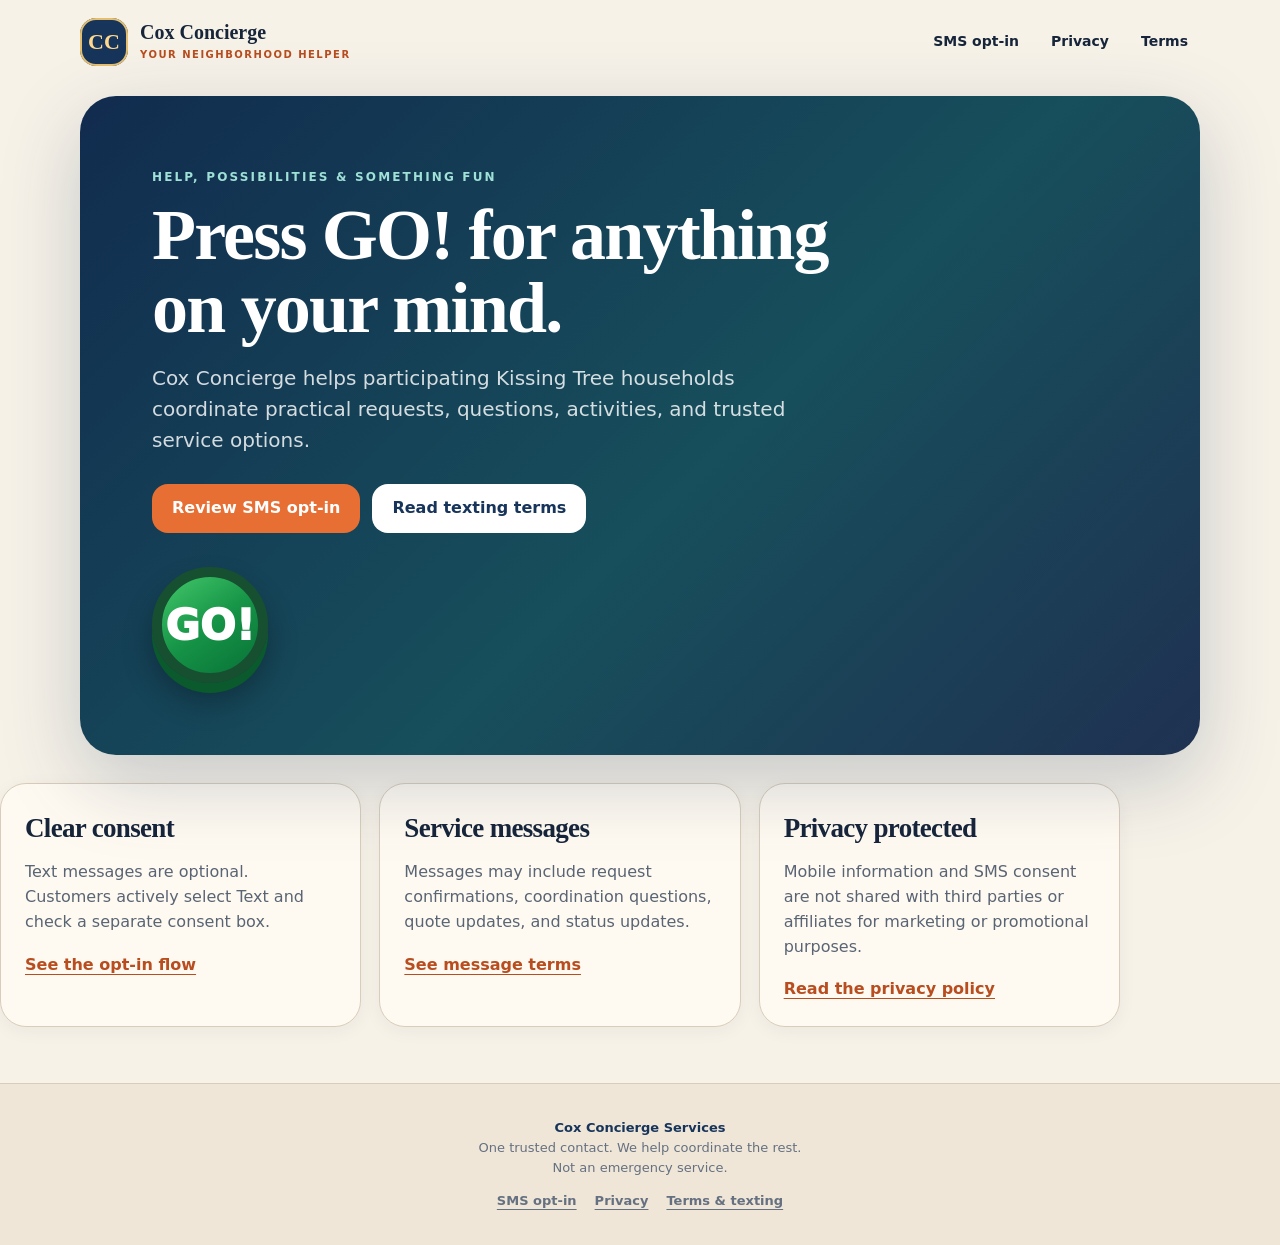
<file: index.html>
<!doctype html>
<html lang="en">
<head>
  <meta charset="utf-8">
  <meta name="viewport" content="width=device-width, initial-scale=1">
  <meta name="description" content="Cox Concierge Services public information and SMS consent pages.">
  <title>Cox Concierge Services</title>
  <link rel="stylesheet" href="/assets/styles.css">
</head>
<body>
  <header class="site-header">
    <div class="wrap header-row">
      <a class="brand" href="/"><span class="brand-mark">CC</span><span><span class="brand-name">Cox Concierge</span><span class="brand-tag">Your neighborhood helper</span></span></a>
      <nav class="nav" aria-label="Primary navigation"><a href="/onboarding/">SMS opt-in</a><a href="/privacy/">Privacy</a><a href="/terms/">Terms</a></nav>
    </div>
  </header>

  <main>
    <section class="wrap hero">
      <p class="eyebrow">Help, possibilities &amp; something fun</p>
      <h1>Press GO! for anything on your mind.</h1>
      <p class="hero-copy">Cox Concierge helps participating Kissing Tree households coordinate practical requests, questions, activities, and trusted service options.</p>
      <div class="actions"><a class="button" href="/onboarding/">Review SMS opt-in</a><a class="button secondary" href="/terms/">Read texting terms</a></div>
      <div class="go-badge" aria-hidden="true">GO!</div>
    </section>

    <section class="wrap grid" aria-label="Program information">
      <article class="card"><h2>Clear consent</h2><p>Text messages are optional. Customers actively select Text and check a separate consent box.</p><a href="/onboarding/">See the opt-in flow</a></article>
      <article class="card"><h2>Service messages</h2><p>Messages may include request confirmations, coordination questions, quote updates, and status updates.</p><a href="/terms/">See message terms</a></article>
      <article class="card"><h2>Privacy protected</h2><p>Mobile information and SMS consent are not shared with third parties or affiliates for marketing or promotional purposes.</p><a href="/privacy/">Read the privacy policy</a></article>
    </section>
  </main>

  <footer class="site-footer"><strong>Cox Concierge Services</strong><br>One trusted contact. We help coordinate the rest.<br>Not an emergency service.<nav class="footer-links"><a href="/onboarding/">SMS opt-in</a><a href="/privacy/">Privacy</a><a href="/terms/">Terms &amp; texting</a></nav></footer>
</body>
</html>
</file>
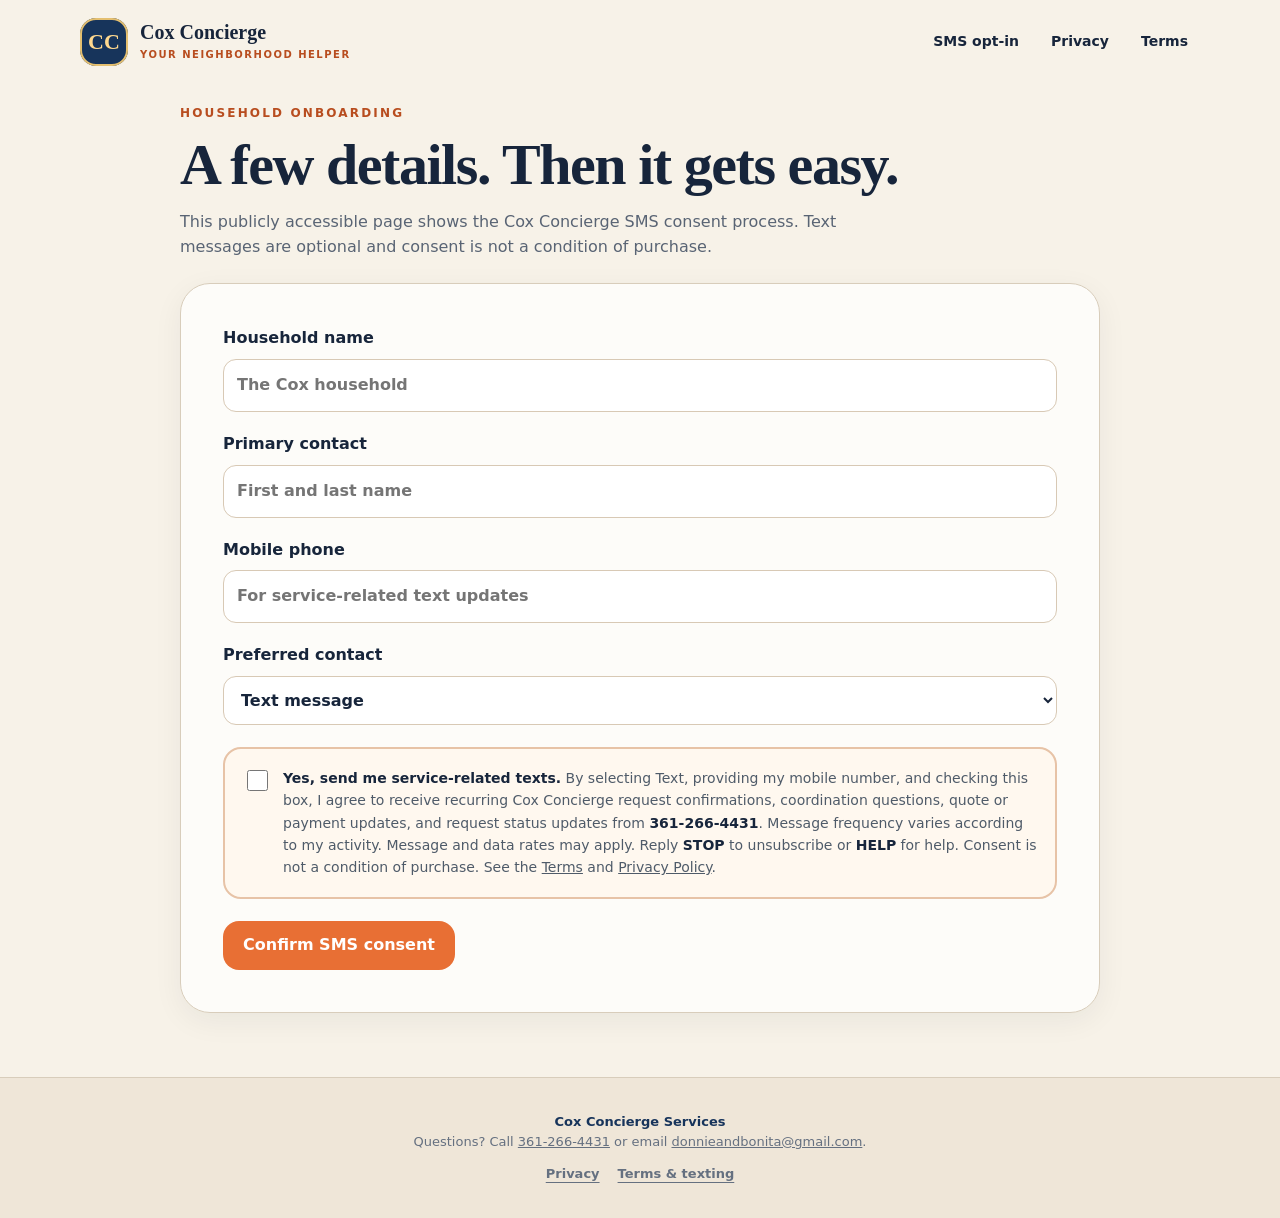
<file: onboarding/index.html>
<!doctype html>
<html lang="en">
<head>
  <meta charset="utf-8">
  <meta name="viewport" content="width=device-width, initial-scale=1">
  <meta name="description" content="Cox Concierge household onboarding and SMS opt-in disclosure.">
  <title>SMS Opt-In | Cox Concierge Services</title>
  <link rel="stylesheet" href="/assets/styles.css">
  <script src="/assets/app.js" defer></script>
</head>
<body>
  <header class="site-header"><div class="wrap header-row"><a class="brand" href="/"><span class="brand-mark">CC</span><span><span class="brand-name">Cox Concierge</span><span class="brand-tag">Your neighborhood helper</span></span></a><nav class="nav" aria-label="Primary navigation"><a href="/onboarding/" aria-current="page">SMS opt-in</a><a href="/privacy/">Privacy</a><a href="/terms/">Terms</a></nav></div></header>

  <main class="page-shell">
    <header class="page-head"><p class="eyebrow">Household onboarding</p><h1>A few details. Then it gets easy.</h1><p>This publicly accessible page shows the Cox Concierge SMS consent process. Text messages are optional and consent is not a condition of purchase.</p></header>

    <form class="panel" data-onboarding-form novalidate>
      <label class="field">Household name<input name="household" autocomplete="organization" placeholder="The Cox household" required></label>
      <label class="field">Primary contact<input name="contact" autocomplete="name" placeholder="First and last name" required></label>
      <label class="field">Mobile phone<input name="phone" type="tel" autocomplete="tel" placeholder="For service-related text updates" required></label>
      <label class="field">Preferred contact<select name="preference" required><option value="text" selected>Text message</option><option value="email">Email</option><option value="phone">Phone call</option></select></label>

      <label class="consent">
        <input id="sms-consent" name="sms-consent" type="checkbox" required>
        <span><strong>Yes, send me service-related texts.</strong> By selecting Text, providing my mobile number, and checking this box, I agree to receive recurring Cox Concierge request confirmations, coordination questions, quote or payment updates, and request status updates from <strong>361-266-4431</strong>. Message frequency varies according to my activity. Message and data rates may apply. Reply <strong>STOP</strong> to unsubscribe or <strong>HELP</strong> for help. Consent is not a condition of purchase. See the <a href="/terms/">Terms</a> and <a href="/privacy/">Privacy Policy</a>.</span>
      </label>

      <button class="button" type="submit">Confirm SMS consent</button>
      <p id="form-status" class="notice hidden" role="status" aria-live="polite"></p>
    </form>
  </main>

  <footer class="site-footer"><strong>Cox Concierge Services</strong><br>Questions? Call <a href="tel:+13612664431">361-266-4431</a> or email <a href="mailto:donnieandbonita@gmail.com">donnieandbonita@gmail.com</a>.<nav class="footer-links"><a href="/privacy/">Privacy</a><a href="/terms/">Terms &amp; texting</a></nav></footer>
</body>
</html>
</file>
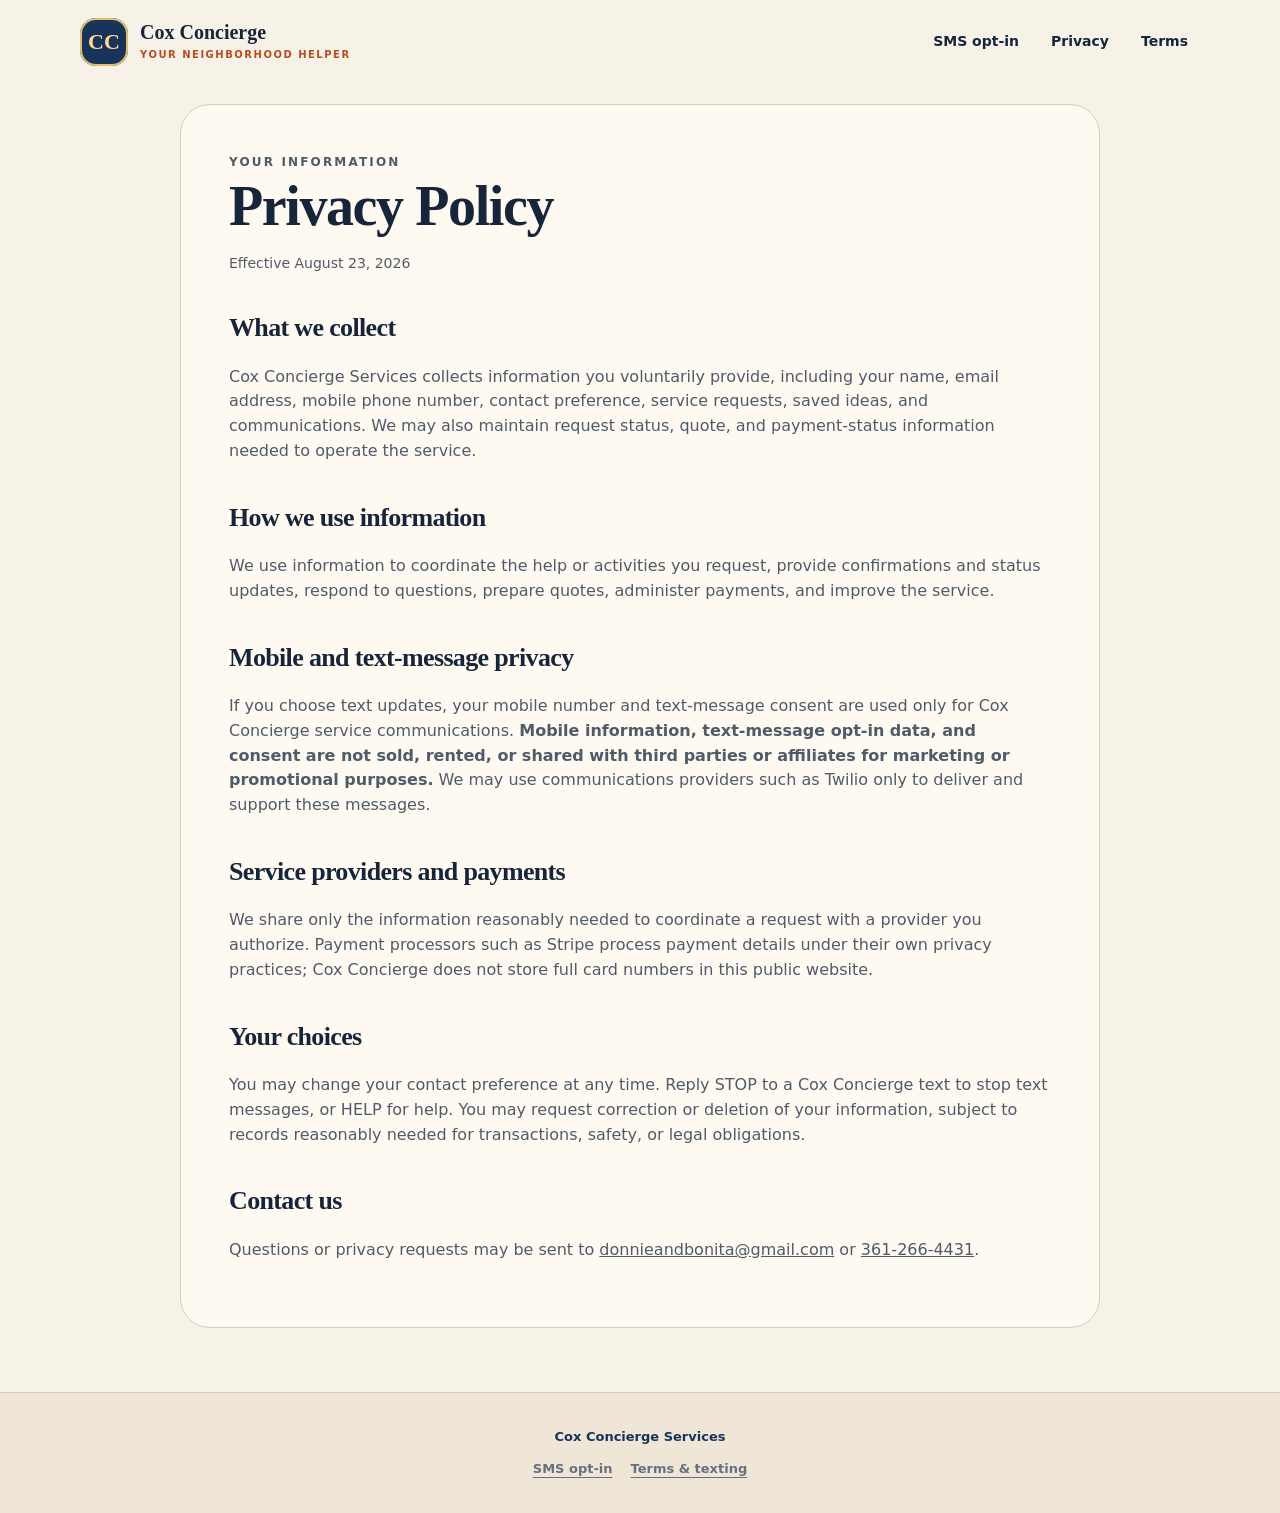
<file: privacy/index.html>
<!doctype html>
<html lang="en">
<head>
  <meta charset="utf-8">
  <meta name="viewport" content="width=device-width, initial-scale=1">
  <meta name="description" content="Cox Concierge Services privacy policy, including mobile and SMS consent privacy.">
  <title>Privacy Policy | Cox Concierge Services</title>
  <link rel="stylesheet" href="/assets/styles.css">
</head>
<body>
  <header class="site-header"><div class="wrap header-row"><a class="brand" href="/"><span class="brand-mark">CC</span><span><span class="brand-name">Cox Concierge</span><span class="brand-tag">Your neighborhood helper</span></span></a><nav class="nav" aria-label="Primary navigation"><a href="/onboarding/">SMS opt-in</a><a href="/privacy/" aria-current="page">Privacy</a><a href="/terms/">Terms</a></nav></div></header>
  <main class="page-shell"><article class="legal"><p class="eyebrow">Your information</p><h1>Privacy Policy</h1><p class="effective">Effective August 23, 2026</p>
    <h2>What we collect</h2><p>Cox Concierge Services collects information you voluntarily provide, including your name, email address, mobile phone number, contact preference, service requests, saved ideas, and communications. We may also maintain request status, quote, and payment-status information needed to operate the service.</p>
    <h2>How we use information</h2><p>We use information to coordinate the help or activities you request, provide confirmations and status updates, respond to questions, prepare quotes, administer payments, and improve the service.</p>
    <h2>Mobile and text-message privacy</h2><p>If you choose text updates, your mobile number and text-message consent are used only for Cox Concierge service communications. <strong>Mobile information, text-message opt-in data, and consent are not sold, rented, or shared with third parties or affiliates for marketing or promotional purposes.</strong> We may use communications providers such as Twilio only to deliver and support these messages.</p>
    <h2>Service providers and payments</h2><p>We share only the information reasonably needed to coordinate a request with a provider you authorize. Payment processors such as Stripe process payment details under their own privacy practices; Cox Concierge does not store full card numbers in this public website.</p>
    <h2>Your choices</h2><p>You may change your contact preference at any time. Reply STOP to a Cox Concierge text to stop text messages, or HELP for help. You may request correction or deletion of your information, subject to records reasonably needed for transactions, safety, or legal obligations.</p>
    <h2>Contact us</h2><p>Questions or privacy requests may be sent to <a href="mailto:donnieandbonita@gmail.com">donnieandbonita@gmail.com</a> or <a href="tel:+13612664431">361-266-4431</a>.</p>
  </article></main>
  <footer class="site-footer"><strong>Cox Concierge Services</strong><nav class="footer-links"><a href="/onboarding/">SMS opt-in</a><a href="/terms/">Terms &amp; texting</a></nav></footer>
</body>
</html>
</file>
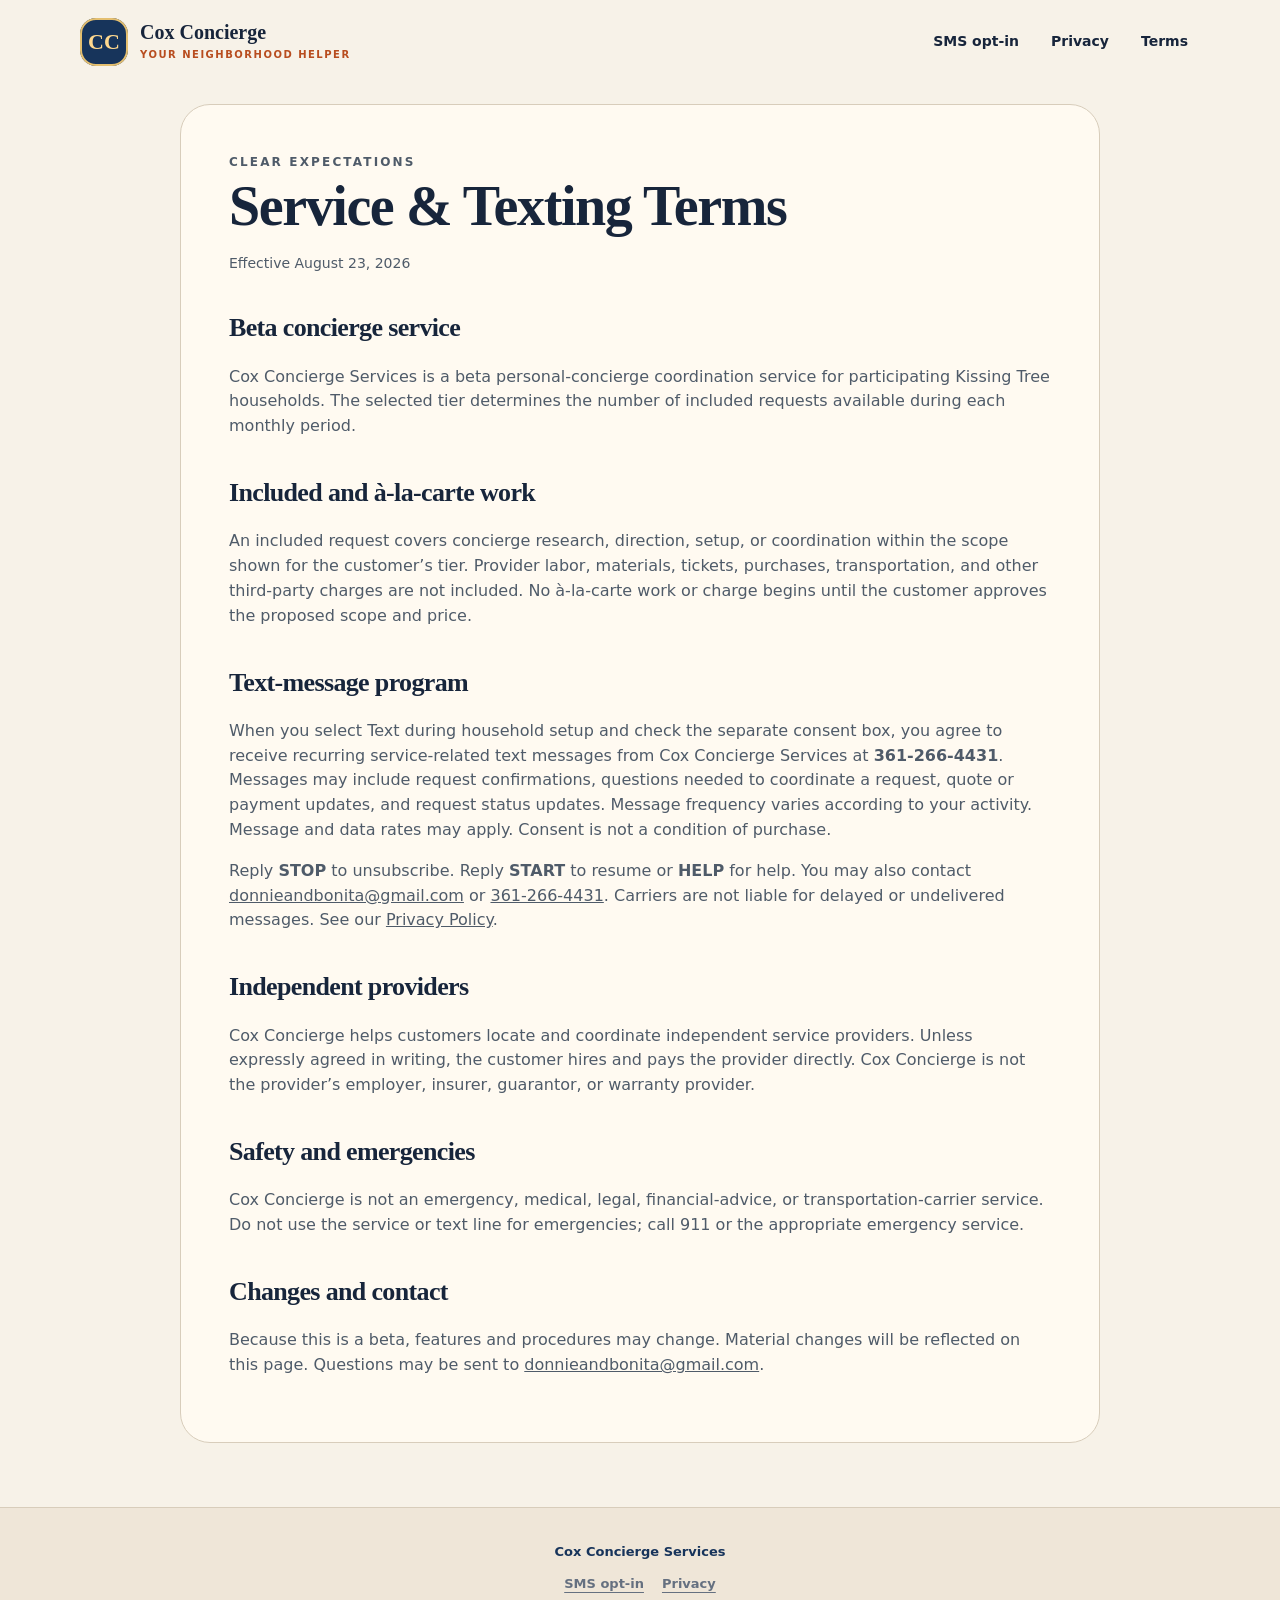
<file: terms/index.html>
<!doctype html>
<html lang="en">
<head>
  <meta charset="utf-8">
  <meta name="viewport" content="width=device-width, initial-scale=1">
  <meta name="description" content="Cox Concierge service and text-message terms.">
  <title>Service &amp; Texting Terms | Cox Concierge Services</title>
  <link rel="stylesheet" href="/assets/styles.css">
</head>
<body>
  <header class="site-header"><div class="wrap header-row"><a class="brand" href="/"><span class="brand-mark">CC</span><span><span class="brand-name">Cox Concierge</span><span class="brand-tag">Your neighborhood helper</span></span></a><nav class="nav" aria-label="Primary navigation"><a href="/onboarding/">SMS opt-in</a><a href="/privacy/">Privacy</a><a href="/terms/" aria-current="page">Terms</a></nav></div></header>
  <main class="page-shell"><article class="legal"><p class="eyebrow">Clear expectations</p><h1>Service &amp; Texting Terms</h1><p class="effective">Effective August 23, 2026</p>
    <h2>Beta concierge service</h2><p>Cox Concierge Services is a beta personal-concierge coordination service for participating Kissing Tree households. The selected tier determines the number of included requests available during each monthly period.</p>
    <h2>Included and à-la-carte work</h2><p>An included request covers concierge research, direction, setup, or coordination within the scope shown for the customer’s tier. Provider labor, materials, tickets, purchases, transportation, and other third-party charges are not included. No à-la-carte work or charge begins until the customer approves the proposed scope and price.</p>
    <h2>Text-message program</h2><p>When you select Text during household setup and check the separate consent box, you agree to receive recurring service-related text messages from Cox Concierge Services at <strong>361-266-4431</strong>. Messages may include request confirmations, questions needed to coordinate a request, quote or payment updates, and request status updates. Message frequency varies according to your activity. Message and data rates may apply. Consent is not a condition of purchase.</p><p>Reply <strong>STOP</strong> to unsubscribe. Reply <strong>START</strong> to resume or <strong>HELP</strong> for help. You may also contact <a href="mailto:donnieandbonita@gmail.com">donnieandbonita@gmail.com</a> or <a href="tel:+13612664431">361-266-4431</a>. Carriers are not liable for delayed or undelivered messages. See our <a href="/privacy/">Privacy Policy</a>.</p>
    <h2>Independent providers</h2><p>Cox Concierge helps customers locate and coordinate independent service providers. Unless expressly agreed in writing, the customer hires and pays the provider directly. Cox Concierge is not the provider’s employer, insurer, guarantor, or warranty provider.</p>
    <h2>Safety and emergencies</h2><p>Cox Concierge is not an emergency, medical, legal, financial-advice, or transportation-carrier service. Do not use the service or text line for emergencies; call 911 or the appropriate emergency service.</p>
    <h2>Changes and contact</h2><p>Because this is a beta, features and procedures may change. Material changes will be reflected on this page. Questions may be sent to <a href="mailto:donnieandbonita@gmail.com">donnieandbonita@gmail.com</a>.</p>
  </article></main>
  <footer class="site-footer"><strong>Cox Concierge Services</strong><nav class="footer-links"><a href="/onboarding/">SMS opt-in</a><a href="/privacy/">Privacy</a></nav></footer>
</body>
</html>
</file>
<file: assets/styles.css>
:root {
  --navy: #17345b;
  --navy-deep: #112b4e;
  --teal: #174f5c;
  --orange: #e86f34;
  --orange-dark: #b84d1f;
  --cream: #f7f2e8;
  --paper: #fffaf1;
  --ink: #17253b;
  --muted: #596474;
  --border: #d8cdbb;
  --green: #169447;
}

* { box-sizing: border-box; }

html { scroll-behavior: smooth; }

body {
  margin: 0;
  background: var(--cream);
  color: var(--ink);
  font-family: Inter, ui-sans-serif, system-ui, -apple-system, BlinkMacSystemFont, "Segoe UI", sans-serif;
  line-height: 1.55;
}

a { color: inherit; }

button, input, select { font: inherit; }

.wrap { width: min(1120px, calc(100% - 32px)); margin: 0 auto; }

.site-header { padding: 18px 0; }

.header-row { display: flex; align-items: center; justify-content: space-between; gap: 20px; }

.brand { display: flex; align-items: center; gap: 12px; text-decoration: none; }

.brand-mark {
  display: grid;
  width: 48px;
  height: 48px;
  place-items: center;
  border-radius: 16px;
  background: var(--navy);
  color: #ffd88e;
  font: 900 22px/1 Georgia, serif;
  box-shadow: inset 0 0 0 2px #e4bf70;
}

.brand-name { display: block; font: 700 20px/1 Georgia, serif; }
.brand-tag { display: block; margin-top: 5px; color: var(--orange-dark); font-size: 10px; font-weight: 800; letter-spacing: .15em; text-transform: uppercase; }

.nav { display: flex; flex-wrap: wrap; gap: 8px; }
.nav a { border-radius: 999px; padding: 8px 12px; text-decoration: none; font-size: 14px; font-weight: 800; }
.nav a:hover, .nav a:focus-visible { background: #fff; color: var(--orange-dark); outline: 2px solid var(--orange); outline-offset: 2px; }

.hero {
  position: relative;
  overflow: hidden;
  margin: 12px auto 28px;
  border-radius: 36px;
  padding: clamp(32px, 7vw, 72px);
  background: linear-gradient(135deg, var(--navy-deep), var(--teal) 56%, #1f3151);
  color: white;
  box-shadow: 0 26px 80px rgba(23, 52, 91, .22);
}

.eyebrow { margin: 0; color: #9fe0d7; font-size: 12px; font-weight: 900; letter-spacing: .18em; text-transform: uppercase; }
h1, h2 { font-family: Georgia, "Times New Roman", serif; letter-spacing: -.025em; }
h1 { max-width: 760px; margin: 12px 0 18px; font-size: clamp(42px, 7vw, 72px); line-height: 1.02; }
.hero-copy { max-width: 680px; margin: 0 0 28px; color: rgba(255,255,255,.82); font-size: clamp(17px, 2vw, 20px); }

.actions { display: flex; flex-wrap: wrap; gap: 12px; }
.button { display: inline-flex; min-height: 48px; align-items: center; justify-content: center; border: 0; border-radius: 16px; padding: 12px 20px; background: var(--orange); color: white; font-weight: 900; text-decoration: none; cursor: pointer; }
.button:hover, .button:focus-visible { background: #d65e28; outline: 3px solid #ffd88e; outline-offset: 3px; }
.button.secondary { background: white; color: var(--navy); }

.go-badge { display: grid; width: 116px; height: 116px; margin-top: 34px; place-items: center; border: 10px solid #174f31; border-radius: 50%; background: linear-gradient(145deg, #42c86a, var(--green), #087237); color: white; font-size: 42px; font-weight: 1000; box-shadow: 0 10px 0 #0b5a2d, 0 18px 30px rgba(0,0,0,.3); }

.grid { display: grid; grid-template-columns: repeat(3, 1fr); gap: 18px; margin: 24px 0 56px; }
.card { border: 1px solid var(--border); border-radius: 26px; background: var(--paper); padding: 24px; box-shadow: 0 4px 18px rgba(23,37,59,.05); }
.card h2 { margin: 0 0 10px; font-size: 27px; }
.card p { margin: 0; color: var(--muted); }
.card a { display: inline-block; margin-top: 18px; color: var(--orange-dark); font-weight: 900; text-underline-offset: 4px; }

.page-shell { width: min(920px, calc(100% - 32px)); margin: 20px auto 64px; }
.page-head { margin-bottom: 24px; }
.page-head h1 { margin-bottom: 12px; color: var(--ink); font-size: clamp(38px, 6vw, 58px); }
.page-head .eyebrow { color: var(--orange-dark); }
.page-head p { max-width: 720px; color: var(--muted); }

.panel { border: 1px solid var(--border); border-radius: 30px; background: rgba(255,255,255,.75); padding: clamp(22px, 5vw, 42px); box-shadow: 0 8px 30px rgba(23,37,59,.06); }
.field { display: grid; gap: 8px; margin: 0 0 20px; font-weight: 850; }
.field input, .field select { width: 100%; border: 1px solid #d8c9b5; border-radius: 13px; background: white; padding: 13px; color: var(--ink); }
.field input:focus, .field select:focus { outline: 3px solid rgba(232,111,52,.28); border-color: var(--orange); }

.consent { display: flex; align-items: flex-start; gap: 12px; margin: 22px 0; border: 2px solid #e7c3a7; border-radius: 18px; background: #fff8ef; padding: 18px; color: #4f5b69; font-size: 14px; line-height: 1.6; }
.consent input { width: 21px; height: 21px; margin-top: 3px; flex: 0 0 auto; accent-color: var(--orange); }
.consent strong { color: var(--ink); }

.notice { margin-top: 18px; border-radius: 14px; background: #e8efe7; padding: 14px; color: #356242; font-weight: 800; }
.hidden { display: none; }

.legal { border: 1px solid var(--border); border-radius: 30px; background: var(--paper); padding: clamp(24px, 5vw, 48px); }
.legal h1 { margin-top: 6px; color: var(--ink); font-size: clamp(38px, 6vw, 56px); }
.legal h2 { margin: 34px 0 8px; font-size: 26px; }
.legal p, .legal li { color: #4f5b69; }
.effective { color: #687180; font-size: 14px; }

.site-footer { border-top: 1px solid var(--border); background: #efe6d8; padding: 34px 16px; text-align: center; color: #657080; font-size: 13px; }
.site-footer strong { color: var(--navy); }
.footer-links { display: flex; justify-content: center; flex-wrap: wrap; gap: 18px; margin-top: 12px; }
.footer-links a { font-weight: 850; text-underline-offset: 4px; }

@media (max-width: 760px) {
  .header-row { align-items: flex-start; flex-direction: column; }
  .nav { width: 100%; }
  .nav a { flex: 1; text-align: center; background: rgba(255,255,255,.6); }
  .grid { grid-template-columns: 1fr; }
  .hero { border-radius: 28px; }
}
</file>
